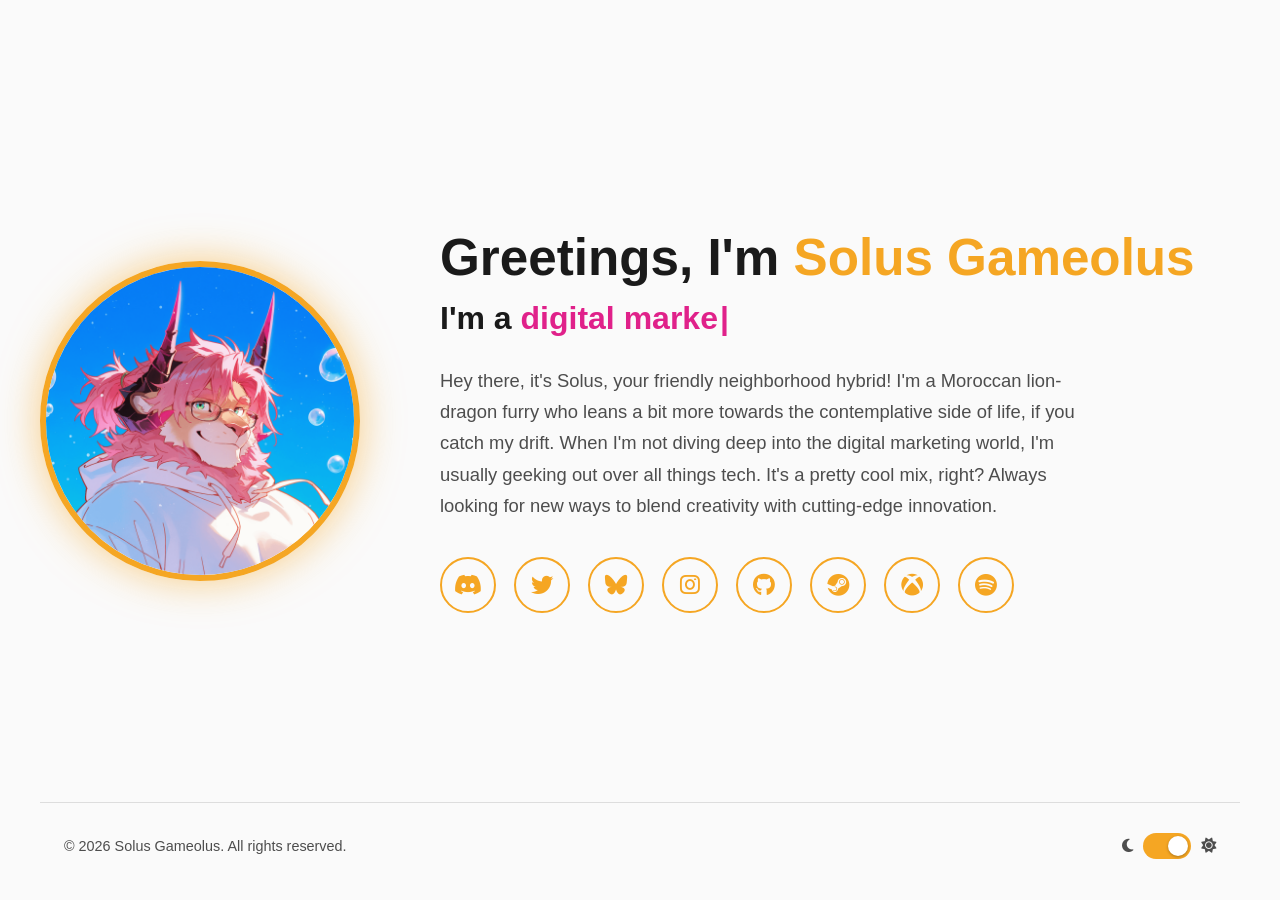
<file: src/index.html>
<!doctype html>
<html lang="en">
  <head>
    <meta charset="UTF-8" />
    <title>Solus Gameolus</title>
    <meta name="viewport" content="width=device-width, initial-scale=1.0" />
    <meta content="Solus Gameolus" property="og:title" />
    <meta
      content="Greetings! And welcome to my personal website."
      property="og:description"
    />
    <meta content="https://solus-web.pages.dev/" property="og:url" />
    <meta content="#ffa600" data-react-helmet="true" name="theme-color" />
    <meta name="twitter:card" content="summary" />
    <meta property="og:type" content="website" />
    <meta name="format-detection" content="telephone=no" />
    <link rel="stylesheet" href="styles.css" />
    <link
      rel="stylesheet"
      href="https://cdnjs.cloudflare.com/ajax/libs/font-awesome/6.5.2/css/all.min.css"
    />
    <link rel="icon" href="src/pets.png" type="image/x-icon" />
  </head>

  <body>
    <main>
      <div class="card">
        <div class="profile-pic-wrap">
          <img
            class="profile-pic"
            src="profile.png"
            alt="Profile picture of Solus Gameolus"
          />
        </div>

        <div class="info">
          <h1>Greetings, I'm <span class="accent">Solus Gameolus</span></h1>
          <h2>
            I'm a <span class="accent" id="typing-role"></span
            ><span class="cursor">|</span>
          </h2>
          <p>
            Hey there, it's Solus, your friendly neighborhood hybrid! I'm a
            Moroccan lion-dragon furry who leans a bit more towards the
            contemplative side of life, if you catch my drift. When I'm not
            diving deep into the digital marketing world, I'm usually geeking
            out over all things tech. It's a pretty cool mix, right? Always
            looking for new ways to blend creativity with cutting-edge
            innovation.
          </p>

          <div class="socials">
            <a
              href="#"
              target="_blank"
              rel="noopener noreferrer"
              aria-label="Discord"
            >
              <i
                class="fa-brands fa-discord"
                title="Username: solusgameolus"
              ></i>
            </a>
            <a
              href="https://twitter.com/ForwardEffec9"
              target="_blank"
              rel="noopener noreferrer"
              aria-label="Twitter"
            >
              <i
                class="fa-brands fa-twitter"
                title="Username: ForwardEffec9"
              ></i>
            </a>
            <a
              href="https://bsky.app/profile/avogatoailurophile.bsky.social"
              target="_blank"
              rel="noopener noreferrer"
              aria-label="BlueSky"
            >
              <i
                class="fa-brands fa-bluesky"
                title="Username: avogatoailurophile.bsky.social"
              ></i>
            </a>
            <a
              href="https://instagram.com/solus.gameolus"
              target="_blank"
              rel="noopener noreferrer"
              aria-label="GitHub"
            >
              <i
                class="fa-brands fa-instagram"
                title="Username: solus.gameolus"
              ></i>
            </a>
            <a
              href="https://github.com/AvogatoWizardWhisker"
              target="_blank"
              rel="noopener noreferrer"
              aria-label="GitHub"
            >
              <i
                class="fa-brands fa-github"
                title="Username: AvogatoWizardWhisker"
              ></i>
            </a>
            <a
              href="https://steamcommunity.com/profiles/76561198996212658/"
              target="_blank"
              rel="noopener noreferrer"
              aria-label="Steam"
            >
              <i
                class="fa-brands fa-steam"
                title="Username: Solus Gameolus"
              ></i>
            </a>
            <a
              href="#"
              target="_blank"
              rel="noopener noreferrer"
              aria-label="Xbox"
            >
              <i class="fa-brands fa-xbox" title="Username: PucePanthere413"></i>
            </a>
            <a
              href="https://open.spotify.com/user/31yvxklyxbrjuvdvte7t7bjxorju"
              target="_blank"
              rel="noopener noreferrer"
              aria-label="Spotify"
            >
              <i
                class="fa-brands fa-spotify"
                title="Username: solus.gameolus"
              ></i>
            </a>
          </div>
        </div>
      </div>
    </main>

    <footer>
      <p class="copyright">
        &copy; <span id="copyright-year"></span> Solus Gameolus. All rights
        reserved.
      </p>

      <label class="theme-switch">
        <i class="fa-solid fa-moon"></i>
        <span class="switch">
          <input
            type="checkbox"
            id="theme-toggle"
            aria-label="Toggle light and dark mode"
          />
          <span class="slider"></span>
        </span>
        <i class="fa-solid fa-sun"></i>
      </label>
    </footer>

    <script>
      const roles = [
        "digital marketer",
        "photographer",
        "web developer",
        "gamer",
        "curious feline",
        "cat lover",
        "tech enthusiast",
        "problem solver",
        "dreamer",
      ];

      const target = document.getElementById("typing-role");

      const TYPE_SPEED = 90; // ms per character while typing
      const DELETE_SPEED = 45; // ms per character while deleting
      const HOLD_TIME = 1400; // pause when a word is fully typed
      const GAP_TIME = 400; // pause when the field is empty

      let roleIndex = 0;
      let charIndex = 0;
      let deleting = false;

      function tick() {
        const currentWord = roles[roleIndex];

        if (!deleting) {
          charIndex++;
          target.textContent = currentWord.slice(0, charIndex);

          if (charIndex === currentWord.length) {
            deleting = true;
            setTimeout(tick, HOLD_TIME);
            return;
          }
          setTimeout(tick, TYPE_SPEED);
        } else {
          charIndex--;
          target.textContent = currentWord.slice(0, charIndex);

          if (charIndex === 0) {
            deleting = false;
            roleIndex = (roleIndex + 1) % roles.length;
            setTimeout(tick, GAP_TIME);
            return;
          }
          setTimeout(tick, DELETE_SPEED);
        }
      }

      tick();

      // Copyright year
      document.getElementById("copyright-year").textContent =
        new Date().getFullYear();

      // Light / dark mode toggle
      const root = document.documentElement;
      const themeToggle = document.getElementById("theme-toggle");
      const savedTheme = localStorage.getItem("theme");
      const prefersLight = window.matchMedia(
        "(prefers-color-scheme: light)",
      ).matches;

      function applyTheme(theme) {
        if (theme === "light") {
          root.setAttribute("data-theme", "light");
          themeToggle.checked = true;
        } else {
          root.removeAttribute("data-theme");
          themeToggle.checked = false;
        }
      }
      applyTheme(savedTheme || (prefersLight ? "light" : "dark"));

      themeToggle.addEventListener("change", () => {
        const theme = themeToggle.checked ? "light" : "dark";
        applyTheme(theme);
        localStorage.setItem("theme", theme);
      });
    </script>
  </body>
</html>
</file>
<file: src/styles.css>
:root {
  --bg: #111111;
  --orange: #f5a623;
  --pink: #e0218a;
  --text: #f4f4f4;
  --text-dim: #cfcfcf;
  --border: #333333;
  --switch-track: #333333;
  --switch-knob: #f4f4f4;
}

html[data-theme="light"] {
  --bg: #fafafa;
  --text: #1a1a1a;
  --text-dim: #4d4d4d;
  --border: #dddddd;
  --switch-track: #dddddd;
  --switch-knob: #ffffff;
}

* {
  box-sizing: border-box;
}

html,
body {
  height: 100%;
}

body {
  margin: 0;
  min-height: 100vh;
  display: flex;
  flex-direction: column;
  background: var(--bg);
  font-family: "Segoe UI", Arial, sans-serif;
  color: var(--text);
  transition:
    background 0.25s ease,
    color 0.25s ease;
}

main {
  flex: 1;
  display: flex;
  align-items: center;
  justify-content: center;
  padding: 60px 24px 20px;
}

.card {
  display: flex;
  align-items: center;
  gap: 80px;
  max-width: 1200px;
  width: 100%;
}

.profile-pic-wrap {
  flex-shrink: 0;
}

.profile-pic {
  width: 320px;
  height: 320px;
  border-radius: 50%;
  object-fit: cover;
  border: 6px solid var(--orange);
  box-shadow: 0 0 40px rgba(245, 166, 35, 0.55);
  display: block;
}

.info h1 {
  margin: 0 0 12px;
  font-size: 3.2rem;
  font-weight: 800;
  line-height: 1.15;
}

.info h1 .accent {
  color: var(--orange);
}

.info h2 {
  margin: 0 0 28px;
  font-size: 2rem;
  font-weight: 700;
}

.info h2 .accent {
  color: var(--pink);
}

.info h2 .cursor {
  display: inline-block;
  margin-left: 2px;
  color: var(--pink);
  animation: blink 0.9s step-end infinite;
}

@keyframes blink {
  0%,
  100% {
    opacity: 1;
  }
  50% {
    opacity: 0;
  }
}

.info p {
  margin: 0 0 36px;
  line-height: 1.7;
  color: var(--text-dim);
  font-size: 1.15rem;
  max-width: 640px;
}

.socials {
  display: flex;
  flex-wrap: wrap;
  gap: 18px;
}

.socials a {
  display: inline-flex;
  align-items: center;
  justify-content: center;
  width: 56px;
  height: 56px;
  border-radius: 50%;
  border: 2px solid var(--orange);
  color: var(--orange);
  text-decoration: none;
  font-size: 1.4rem;
  background: transparent;
  transition:
    background 0.2s ease,
    color 0.2s ease,
    transform 0.2s ease;
}

.socials a:hover {
  background: var(--orange);
  color: #111;
  transform: translateY(-3px);
}

/* Tablet */
@media (max-width: 900px) {
  .card {
    gap: 48px;
  }
  .profile-pic {
    width: 260px;
    height: 260px;
  }
  .info h1 {
    font-size: 2.5rem;
  }
  .info h2 {
    font-size: 1.6rem;
  }
}

/* Mobile: stack vertically */
@media (max-width: 640px) {
  body {
    padding: 48px 20px;
  }
  .card {
    flex-direction: column;
    text-align: center;
    gap: 32px;
  }
  .profile-pic {
    width: 220px;
    height: 220px;
  }
  .info h1 {
    font-size: 2.1rem;
  }
  .info h2 {
    font-size: 1.4rem;
  }
  .info p {
    font-size: 1rem;
    margin-left: auto;
    margin-right: auto;
  }
  .socials {
    justify-content: center;
  }
}

@media (max-width: 380px) {
  .info h1 {
    font-size: 1.7rem;
  }
  .info h2 {
    font-size: 1.2rem;
  }
  .socials a {
    width: 48px;
    height: 48px;
    font-size: 1.2rem;
  }
}

/* Footer */
footer {
  display: flex;
  align-items: center;
  justify-content: space-between;
  gap: 16px;
  max-width: 1200px;
  width: 100%;
  margin: 0 auto;
  padding: 20px 24px 32px;
  border-top: 1px solid var(--border);
}

footer .copyright {
  font-size: 0.9rem;
  color: var(--text-dim);
}

/* Theme toggle switch */
.theme-switch {
  display: inline-flex;
  align-items: center;
  gap: 10px;
}

.theme-switch i {
  font-size: 0.95rem;
  color: var(--text-dim);
}

.switch {
  position: relative;
  display: inline-block;
  width: 48px;
  height: 26px;
}

.switch input {
  opacity: 0;
  width: 0;
  height: 0;
}

.switch .slider {
  position: absolute;
  cursor: pointer;
  inset: 0;
  background: var(--switch-track);
  border-radius: 999px;
  transition: background 0.25s ease;
}

.switch .slider::before {
  content: "";
  position: absolute;
  height: 20px;
  width: 20px;
  left: 3px;
  top: 3px;
  background: var(--switch-knob);
  border-radius: 50%;
  transition: transform 0.25s ease;
  box-shadow: 0 1px 3px rgba(0, 0, 0, 0.3);
}

.switch input:checked + .slider {
  background: var(--orange);
}

.switch input:checked + .slider::before {
  transform: translateX(22px);
}

.switch input:focus-visible + .slider {
  outline: 2px solid var(--orange);
  outline-offset: 2px;
}

@media (max-width: 500px) {
  footer {
    flex-direction: column;
    text-align: center;
  }
}
</file>
